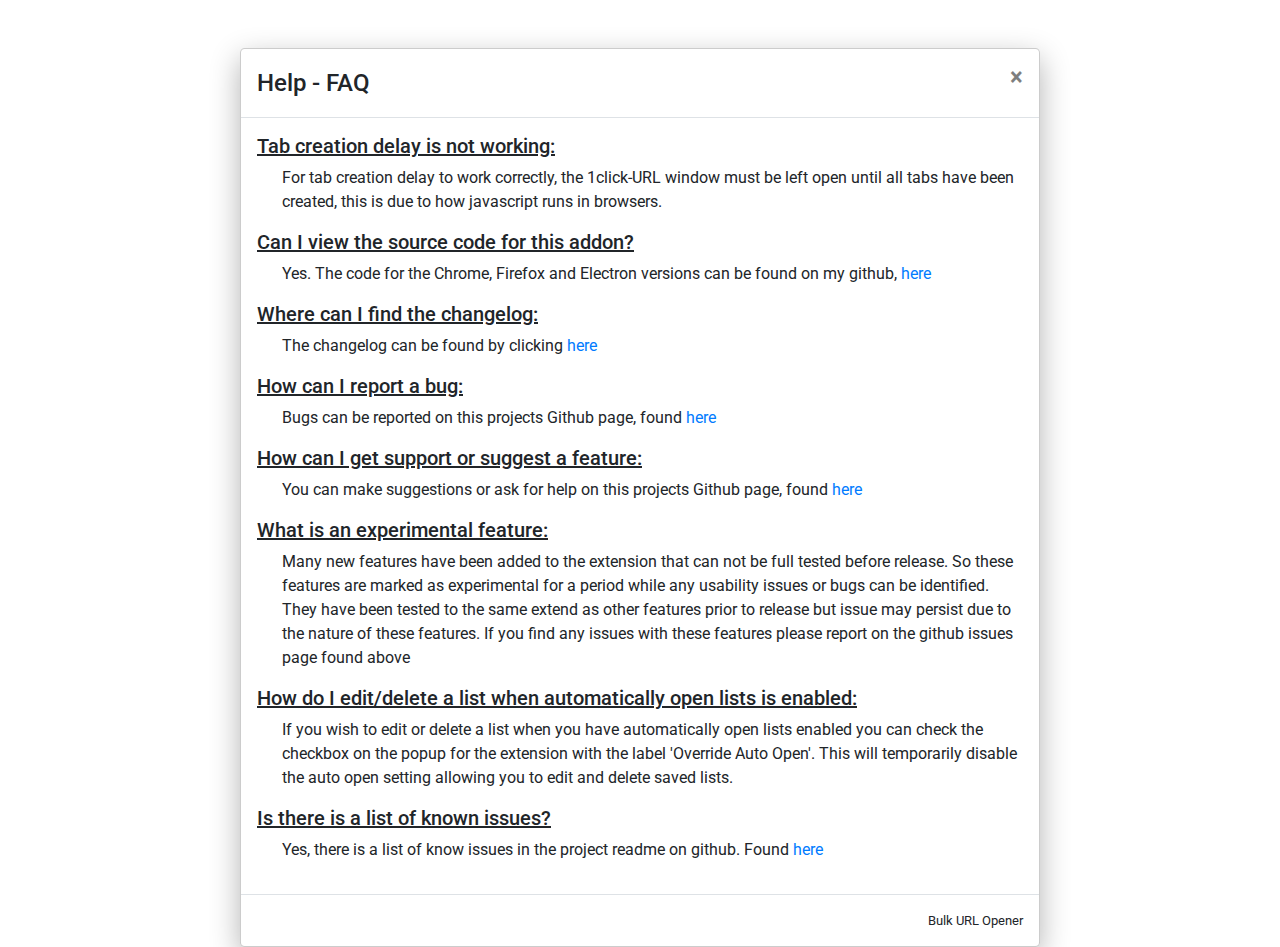
<file: pages/faq/index.html>
<!DOCTYPE html>
<html lang="en">

<head>
    <title>FAQ</title>
    <link href="../../css/bootstrap.min.css" id="bootstrap" rel="stylesheet">
    <link href="../../css/font-awesome.min.css" id="font-awesome" rel="stylesheet">
    <link href="../../css/style.css" id="styles" rel="stylesheet">
    <link href="../../css/modalstyles.css" rel="stylesheet">
    <link href="../../css/help.css" rel="stylesheet">
</head>

<body>
    <div class="modal-dialog modal-lg" role="document">
        <div class="modal-content">
            <div class="modal-header">
                <h4 class="modal-title">Help - FAQ</h4>
                <button aria-label="Close" class="close" id="closeModal" type="button">
                    <span aria-hidden="true">&times;</span>
                </button>
            </div>
            <div class="modal-body">
                <h5 class="question">Tab creation delay is not working:</h5>
                <p class="answer">For tab creation delay to work correctly, the 1click-URL window must be left open
                    until all tabs have been created, this is due to how javascript runs in browsers.</p>
                <h5 class="question">Can I view the source code for this addon?</h5>
                <p class="answer">Yes. The code for the Chrome, Firefox and Electron versions can be found on my github,
                    <a href="#" id="openGithub">here</a></p>
                <h5 class="question">Where can I find the changelog:</h5>
                <p class="answer">The changelog can be found by clicking <a href="#" id="openChangelog">here</a></p>
                <h5 class="question">How can I report a bug:</h5>
                <p class="answer">Bugs can be reported on this projects Github page, found <a href="#"
                        id="openGithubBugs">here</a></p>
                <h5 class="question">How can I get support or suggest a feature:</h5>
                <p class="answer">You can make suggestions or ask for help on this projects Github page, found <a
                        href="#" id="openGithubSuggestions">here</a></p>
                <h5 class="question">What is an experimental feature:</h5>
                <p class="answer">Many new features have been added to the extension that can not be full tested before
                    release. So these features are marked as experimental for a period while any usability issues or
                    bugs
                    can be identified. They have been tested to the same extend as other features prior to release but
                    issue
                    may persist due to the nature of these features. If you find any issues with these features please
                    report on the github issues page found above</p>
                <h5 class="question">How do I edit/delete a list when automatically open lists is enabled:</h5>
                <p class="answer">If you wish to edit or delete a list when you have automatically open lists enabled
                    you
                    can check the checkbox on the popup for the extension with the label 'Override Auto Open'. This will
                    temporarily disable the auto open setting allowing you to edit and delete saved lists.</p>
                <h5 class="question">Is there is a list of known issues?</h5>
                <p class="answer">Yes, there is a list of know issues in the project readme on github. Found <a
                        href="https://euan.link/buo-ff-issues" target="_blank">here</a></p>
            </div>
            <div class="modal-footer">
                <small id="help-footer">1click-URL</small>
            </div>
        </div>
    </div>
</body>
<script>
    if (typeof module === 'object') {
        window.module = module;
        module = undefined;
    }
</script>
<script src="../../js/jquery.min.js" type="text/javascript"></script>
<script src="../../js/bootstrap.min.js" type="text/javascript"></script>
<script src="../../js/utility.js" type="text/javascript"></script>
<script src="faq.js" type="text/javascript"></script>
<script id="tempStylesheetLoader" src="../../js/custom-styles.js" type="text/javascript"></script>
<script>
    if (window.module) module = window.module;
</script>

</html>
</file>
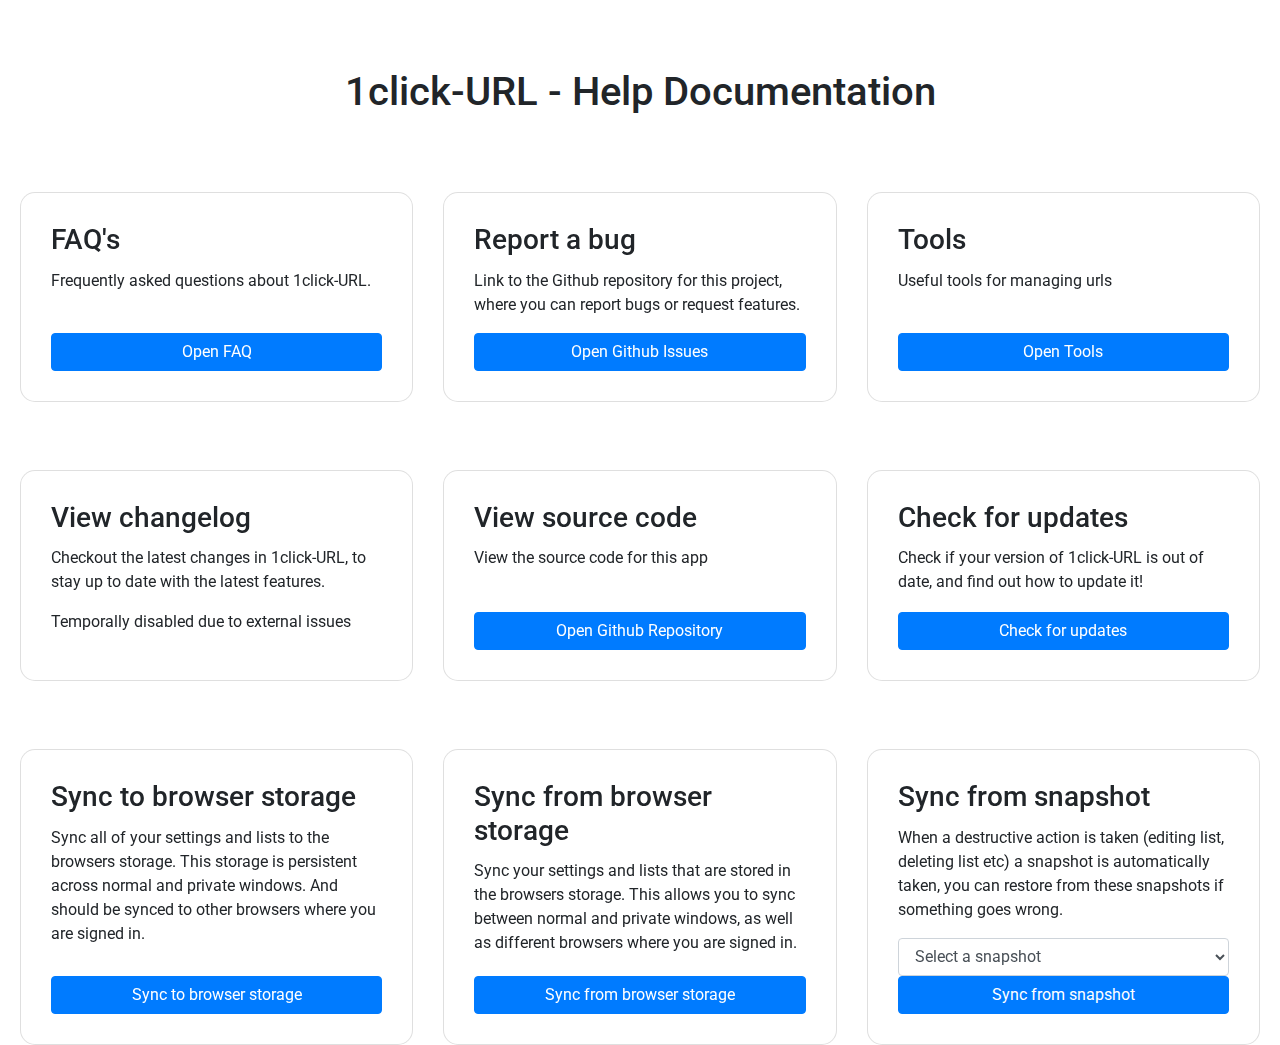
<file: pages/help/index.html>
<!DOCTYPE html>
<html lang="en">

<head>
    <title>1click-URL Help</title>
    <link href="../../css/bootstrap.min.css" id="bootstrap" rel="stylesheet">
    <link href="../../css/font-awesome.min.css" id="font-awesome" rel="stylesheet">
    <link href="../../css/style.css" id="styles" rel="stylesheet">
    <link href="../../css/modalstyles.css" rel="stylesheet">
    <link href="../../css/help.css" rel="stylesheet">
    <link href="../../css/open.css" rel="stylesheet" id="styles">
</head>

<body>
<div class="fluid-container mt-5" id="help-container">
    <nav aria-label="breadcrumb" class="mb-5">
        <ol class="breadcrumb" id="electron-nav-breadcrumb">
            <li class="breadcrumb-item"><a class="breadcrumb-item-text" href="#" id="goHome">Url opener</a></li>
            <li aria-current="page" class="breadcrumb-item breadcrumb-item-text active">Help</li>
        </ol>
    </nav>
    <h1 class="text-center pb-5">
        1click-URL - Help Documentation
    </h1>
    <div class="card-deck mb-5">
        <div class="card">
            <div class="card-body d-flex flex-column">
                <h3 class="card-title">FAQ's</h3>
                <p class="card-text">Frequently asked questions about 1click-URL.</p>
                <a class="btn btn-primary btn-block mt-auto" href="#" id="openFAQ">Open FAQ</a>
            </div>
        </div>
        <div class="card">
            <div class="card-body d-flex flex-column">
                <h3 class="card-title">Report a bug</h3>
                <p class="card-text">Link to the Github repository for this project, where you can report bugs or
                    request features.</p>
                <a class="btn btn-primary btn-block mt-auto" href="#" id="openGithubBug">Open Github Issues</a>
            </div>
        </div>
        <div class="card">
            <div class="card-body d-flex flex-column">
                <h3 class="card-title">Tools</h3>
                <p class="card-text">Useful tools for managing urls</p>
                <a class="btn btn-primary btn-block mt-auto" href="#" id="openTools">Open Tools</a>
            </div>
        </div>
    </div>
    <div class="card-deck mb-5">
        <div class="card">
            <div class="card-body d-flex flex-column">
                <h3 class="card-title">View changelog</h3>
                <p class="card-text">Checkout the latest changes in 1click-URL, to stay up to date with the
                    latest
                    features.</p>
                <!-- <a class="btn btn-primary btn-block mt-auto" href="#" id="openChangelog">Open Changelog</a> -->
                <p>Temporally disabled due to external issues</p>
            </div>
        </div>
        <div class="card">
            <div class="card-body d-flex flex-column">
                <h3 class="card-title">View source code</h3>
                <p class="card-text">View the source code for this app</p>
                <a class="btn btn-primary btn-block mt-auto" href="#" id="openSourceCode">Open Github Repository</a>
            </div>
        </div>
        <div class="card">
            <div class="card-body d-flex flex-column">
                <h3 class="card-title">Check for updates</h3>
                <p class="card-text">Check if your version of 1click-URL is out of date, and find out how to
                    update
                    it!</p>
                <a class="btn btn-primary btn-block mt-auto" href="#" id="checkForUpdates">Check for updates</a>
            </div>
        </div>
    </div>
    <div class="card-deck mb-5" id="browserSync">
        <div class="card">
            <div class="card-body d-flex flex-column">
                <h3 class="card-title">Sync to browser storage</h3>
                <p class="card-text">Sync all of your settings and lists to the browsers storage. This storage is
                    persistent across normal and private windows. And should be synced to other browsers
                    where you are signed in.</p>
                <a class="btn btn-primary btn-block mt-auto" href="#" id="syncToBrowser">Sync to browser storage</a>
            </div>
        </div>
        <div class="card">
            <div class="card-body d-flex flex-column">
                <h3 class="card-title">Sync from browser storage</h3>
                <p class="card-text">Sync your settings and lists that are stored in the browsers storage.
                    This allows you to sync between normal and private windows, as well as different
                    browsers where you are signed in.</p>
                <a class="btn btn-primary btn-block mt-auto" href="#" id="syncFromBrowser">Sync from browser
                    storage</a>
            </div>
        </div>
        <div class="card">
            <div class="card-body d-flex flex-column">
                <h3 class="card-title">Sync from snapshot</h3>
                <p class="card-text">When a destructive action is taken (editing list, deleting list etc) a snapshot is
                    automatically taken, you can restore from these snapshots if something goes wrong.</p>
                <select class="form-control" id="snapshotToRestore">
                    <option id="no-snapshot" selected value="">Select a snapshot</option>
                </select>
                <a class="btn btn-primary btn-block mt-auto" href="#" id="syncFromSnapshot">Sync from snapshot</a>
            </div>
        </div>
    </div>
    <div class="modal fade" id="syncFromModal" tabindex="-1" role="dialog" aria-labelledby="syncFromModalLabel"
         aria-hidden="true">
        <div class="modal-dialog" role="document">
            <div class="modal-content">
                <div class="modal-header">
                    <h5 class="modal-title" id="syncFromModalLabel">This data will overwrite your current data:-
                    </h5>
                    <button type="button" class="close" data-dismiss="modal" aria-label="Close">
                        <span aria-hidden="true">&times;</span>
                    </button>
                </div>
                <div class="modal-body" id="syncFromModalBody">

                </div>
                <div class="modal-footer">
                    <button type="button" class="btn btn-secondary" data-dismiss="modal">Cancel</button>
                    <button type="button" class="btn btn-primary" id="acceptSyncedChanges">Okay</button>
                </div>
            </div>
        </div>
    </div>
    <div class="modal fade" id="snapshotRestoreModal" tabindex="-1" role="dialog" aria-labelledby="syncFromModalLabel"
         aria-hidden="true">
        <div class="modal-dialog" role="document">
            <div class="modal-content">
                <div class="modal-header">
                    <h5 class="modal-title" id="snapshotRestoreModalLabel">This data will overwrite your current data:-
                    </h5>
                    <button type="button" class="close" data-dismiss="modal" aria-label="Close">
                        <span aria-hidden="true">&times;</span>
                    </button>
                </div>
                <div class="modal-body" id="snapshotRestoreModalBody">

                </div>
                <div class="modal-footer">
                    <button type="button" class="btn btn-secondary" data-dismiss="modal">Cancel</button>
                    <button type="button" class="btn btn-primary" id="acceptSnapshotSyncedChanges">Okay</button>
                </div>
            </div>
        </div>
    </div>
</div>
</body>
<script>
    if (typeof module === "object") {
        window.module = module;
        module = undefined;
    }
</script>
<script src="../../js/jquery.min.js" type="text/javascript"></script>
<script src="../../js/bootstrap.min.js" type="text/javascript"></script>
<script src="../../js/utility.js" type="text/javascript"></script>
<script src="../../js/breadcrumb.js" type="text/javascript"></script>
<script src="help.js" type="text/javascript"></script>
<script id="tempStylesheetLoader" src="../../js/custom-styles.js" type="text/javascript"></script>
<script>
    if (window.module) module = window.module;
</script>

</html>
</file>
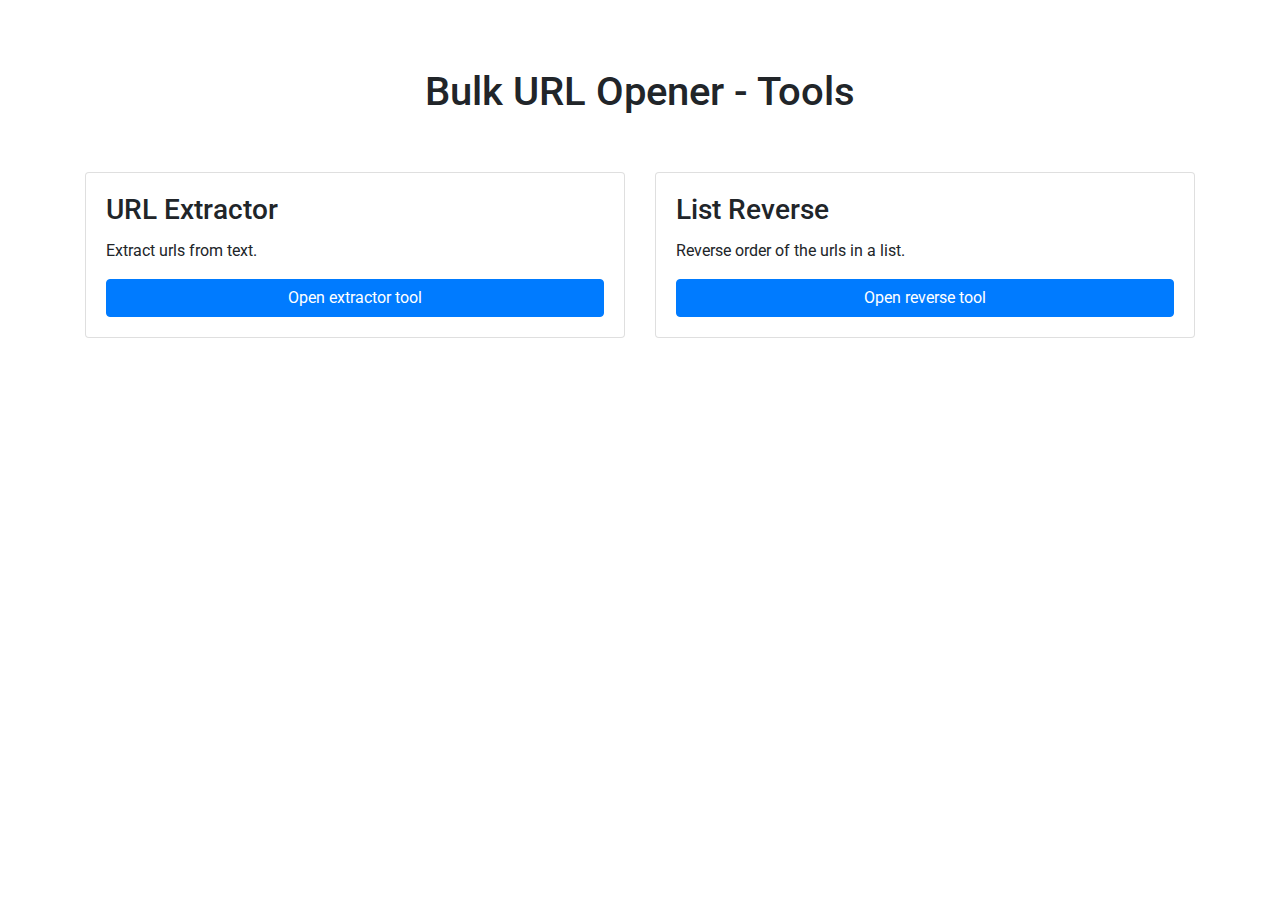
<file: pages/tools/index.html>
<!DOCTYPE html>
<html lang="en">

<head>
    <title>Bulk URL Opener Tools</title>
    <link href="../../css/bootstrap.min.css" id="bootstrap" rel="stylesheet">
    <link href="../../css/font-awesome.min.css" id="font-awesome" rel="stylesheet">
    <link href="../../css/style.css" id="styles" rel="stylesheet">
    <link href="../../css/modalstyles.css" rel="stylesheet">
    <link href="../../css/help.css" rel="stylesheet">
</head>

<body>
    <div class="fluid-container mt-5" id="tools-container">
        <nav aria-label="breadcrumb" class="mb-5">
            <ol class="breadcrumb" id="electron-nav-breadcrumb">
                <li class="breadcrumb-item"><a class="breadcrumb-item-text" href="#" id="goHome">Url opener</a></li>
                <li class="breadcrumb-item"><a class="breadcrumb-item-text" href="#" id="goHelp">Help</a></li>
                <li aria-current="page" class="breadcrumb-item breadcrumb-item-text active">Tools</li>
            </ol>
        </nav>
        <h1 class="text-center pb-5">
            Bulk URL Opener - Tools
        </h1>
        <div class="card-deck mb-5">
            <div class="card">
                <div class="card-body d-flex flex-column">
                    <h3 class="card-title">URL Extractor</h3>
                    <p class="card-text">Extract urls from text.</p>
                    <a class="btn btn-primary btn-block mt-auto" href="#" id="openExtractor">Open extractor tool</a>
                </div>
            </div>
            <div class="card">
                <div class="card-body d-flex flex-column">
                    <h3 class="card-title">List Reverse</h3>
                    <p class="card-text">Reverse order of the urls in a list.</p>
                    <a class="btn btn-primary btn-block mt-auto" href="#" id="openReverse">Open reverse tool</a>
                </div>
            </div>
        </div>
    </div>
</body>
<script>
    if (typeof module === "object") {
        window.module = module;
        module = undefined;
    }
</script>
<script src="../../js/jquery.min.js" type="text/javascript"></script>
<script src="../../js/bootstrap.min.js" type="text/javascript"></script>
<script src="../../js/utility.js" type="text/javascript"></script>
<script src="../../js/breadcrumb.js" type="text/javascript"></script>
<script src="tools.js" type="text/javascript"></script>
<script id="tempStylesheetLoader" src="../../js/custom-styles.js" type="text/javascript"></script>
<script>
    if (window.module) module = window.module;
</script>

</html>
</file>
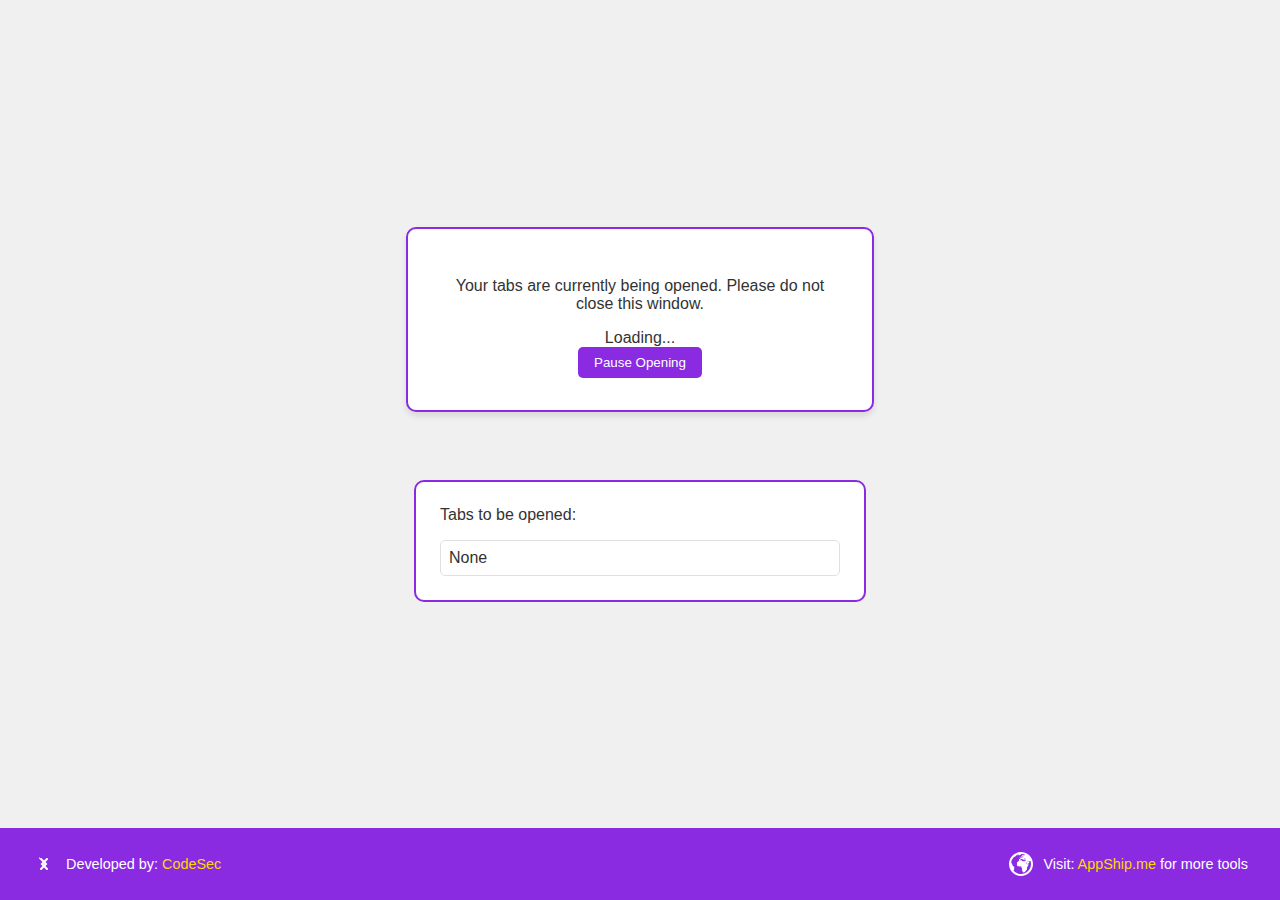
<file: openingtabs.html>
<!DOCTYPE html>
<html lang="en">

<head>
    <title>Opening New Tabs</title>

    <link href="css/opening-tabs-purple.css" rel="stylesheet">
   
</head>

<body>
    <div class="main">
        <div id="loading">
            <p>Your tabs are currently being opened. Please do not close this window.</p>
            <i class="fa fa-refresh fa-spin fa-3x fa-fw" id="loadingSpinner"></i>
            <span class="sr-only">Loading...</span>
            <br />
            <button class="btn btn-primary btn-sm" id="toggleOpening">Pause Opening</button>
        </div>
        <div id="completed" style="display:none">
            <p>Your tabs have all been opened, you can now close ths window.</p>
            <i class="fa fa-check fa-3x fa-fw"></i>
            <span class="sr-only">Loading...</span>
        </div>
        <br />
        <br />
        <div id="tabs-to-be-opened-container">
            Tabs to be opened:
            <div class="tabs-to-be-opened" id="tabs-to-be-opened">
                None
            </div>
        </div>
    </div>
    <div class="footer">
        <div class="footer-item">
            <svg class="footer-icon" xmlns="http://www.w3.org/2000/svg" viewBox="0 0 24 24">
                <path d="M8.293 6.293a1 1 0 0 1 1.414 0L15.414 12l-5.707 5.707a1 1 0 0 1-1.414-1.414L12.586 12 7.293 6.707a1 1 0 0 1 0-1.414z"/>
                <path d="M15.707 6.293a1 1 0 0 0-1.414 0L8.586 12l5.707 5.707a1 1 0 0 0 1.414-1.414L11.414 12l4.293-4.293a1 1 0 0 0 0-1.414z"/>
            </svg>
            <p>Developed by: <a href="https://codesec.com" target="_blank">CodeSec</a></p>
        </div>
        <div class="footer-item">
            <svg class="footer-icon" xmlns="http://www.w3.org/2000/svg" viewBox="0 0 24 24">
                <path d="M13.144 8.171c-.035-.066.342-.102.409-.102.074.009-.196.452-.409.102zm-2.152-3.072l.108-.031c.064.055-.072.095-.051.136.086.155.021.248.008.332-.014.085-.104.048-.149.093-.053.066.258.075.262.085.011.033-.375.089-.304.171.096.136.824-.195.708-.176.225-.113.029-.125-.097-.19-.043-.215-.079-.547-.213-.68l.088-.102c-.206-.299-.36.362-.36.362zm13.008 6.901c0 6.627-5.373 12-12 12-6.628 0-12-5.373-12-12s5.372-12 12-12c6.627 0 12 5.373 12 12zm-8.31-5.371c-.006-.146-.19-.284-.382-.031-.135.174-.111.439-.184.557-.104.175.567.339.567.174.025-.277.732-.063.87-.025.248.069.643-.226.211-.381-.355-.13-.542-.269-.574-.523 0 0 .188-.176.106-.166-.218.027-.614.786-.614.395zm6.296 5.371c0-1.035-.177-2.08-.357-2.632-.058-.174-.189-.312-.359-.378-.256-.1-1.337.597-1.5.254-.107-.229-.324.146-.572.008-.12-.066-.454-.515-.605-.46-.309.111.474.964.688 1.076.201-.152.852-.465.992-.038.268.804-.737 1.685-1.251 2.149-.768.694-.624-.449-1.147-.852-.275-.211-.272-.66-.55-.815-.124-.07-.693-.725-.688-.813l-.017.166c-.094.071-.294-.268-.315-.321 0 .295.48.765.639 1.001.271.405.416.995.748 1.326.178.178.858.914 1.035.898.193-.017.803-.458.911-.433.644.152-1.516 3.205-1.721 3.583-.169.317.138 1.101.113 1.476-.029.433-.37.573-.693.809-.346.253-.265.745-.556.925-.517.318-.889 1.353-1.623 1.348-.216-.001-1.14.36-1.261.007-.094-.256-.22-.45-.353-.703-.13-.248-.015-.505-.173-.724-.109-.152-.475-.497-.508-.677-.002-.155.117-.626.28-.708.229-.117.044-.458.016-.656-.048-.354-.267-.646-.53-.851-.389-.299-.188-.537-.097-.964 0-.204-.124-.472-.398-.392-.564.164-.393-.44-.804-.413-.296.021-.538.209-.813.292-.346.104-.7-.082-1.042-.125-1.407-.178-1.866-1.786-1.499-2.946.037-.19-.114-.542-.048-.689.158-.352.48-.747.762-1.014.158-.15.361-.112.547-.229.287-.181.291-.553.572-.781.4-.325.946-.318 1.468-.388.278-.037 1.336-.266 1.503-.06 0 .038.191.604-.019.572.433.023 1.05.749 1.461.579.211-.088.134-.736.567-.423.262.188 1.436.272 1.68.069.15-.124.234-.93.052-1.021.116.115-.611.124-.679.098-.12-.044-.232.114-.425.025.116.055-.646-.354-.218-.667-.179.131-.346-.037-.539.107-.133.108.062.18-.128.274-.302.153-.53-.525-.644-.602-.116-.076-1.014-.706-.77-.295l.789.785c-.039.025-.207-.286-.207-.059.053-.135.02.579-.104.347-.055-.089.09-.139.006-.268 0-.085-.228-.168-.272-.226-.125-.155-.457-.497-.637-.579-.05-.023-.764.087-.824.11-.07.098-.13.201-.179.311-.148.055-.287.126-.419.214l-.157.353c-.068.061-.765.291-.769.3.029-.075-.487-.171-.453-.321.038-.165.213-.68.168-.868-.048-.197 1.074.284 1.146-.235.029-.225.046-.487-.313-.525.068.008.695-.246.799-.36.146-.168.481-.442.724-.442.284 0 .223-.413.354-.615.131.053-.07.376.087.507-.01-.103.445.057.489.033.104-.054.684-.022.594-.294-.1-.277.051-.195.181-.253-.022.009.34-.619.402-.413-.043-.212-.421.074-.553.063-.305-.024-.176-.52-.061-.665.089-.115-.243-.256-.247-.036-.006.329-.312.627-.241 1.064.108.659-.735-.159-.809-.114-.28.17-.509-.214-.364-.444.148-.235.505-.224.652-.476.104-.178.225-.385.385-.52.535-.449.683-.09 1.216-.041.521.048.176.124.104.324-.069.19.286.258.409.099.07-.092.229-.323.298-.494.089-.222.901-.197.334-.536-.374-.223-2.004-.672-3.096-.672-.236 0-.401.263-.581.412-.356.295-1.268.874-1.775.698-.519-.179-1.63.66-1.808.666-.065.004.004-.634.358-.681-.153.023 1.247-.707 1.209-.859-.046-.18-2.799.822-2.676 1.023.059.092.299.092-.016.294-.18.109-.372.801-.541.801-.505.221-.537-.435-1.099.409l-.894.36c-1.328 1.411-2.247 3.198-2.58 5.183-.013.079.334.226.379.28.112.134.112.712.167.901.138.478.479.744.74 1.179.154.259.41.914.329 1.186.108-.178 1.07.815 1.246 1.022.414.487.733 1.077.061 1.559-.217.156.33 1.129.048 1.368l-.361.093c-.356.219-.195.756.021.982 1.818 1.901 4.38 3.087 7.22 3.087 5.517 0 9.989-4.472 9.989-9.989zm-11.507-6.357c.125-.055.293-.053.311-.22.015-.148.044-.046.08-.1.035-.053-.067-.138-.11-.146-.064-.014-.108.069-.149.104l-.072.019-.068.087.008.048-.087.106c-.085.084.002.139.087.102z"/>
            </svg>
            <p>Visit: <a href="https://appship.me" target="_blank">AppShip.me</a> for more tools</p>
        </div>
    </div>
</body>
<script>
    if (typeof module === 'object') {
        window.module = module;
        module = undefined;
    }
</script>
<script type="text/javascript" src="js/jquery.min.js"></script>
<script src="js/bootstrap.min.js" type="text/javascript"></script>
<script src="js/utility.js" type="text/javascript"></script>
<script type="text/javascript" src="js/openingtabs.js"></script>
<script type="text/javascript" src="js/custom-styles.js" id="tempStylesheetLoader"></script>
</html>
</file>
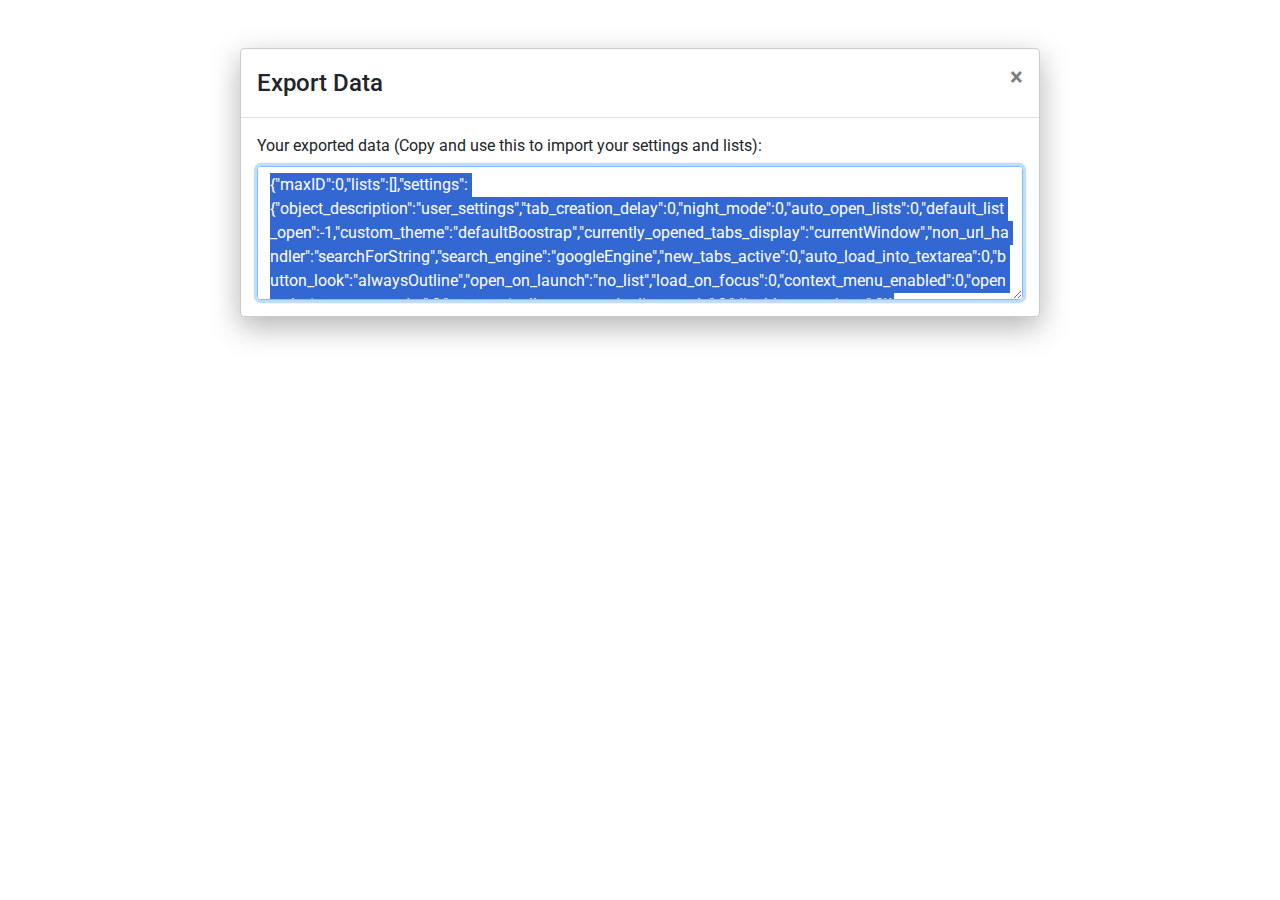
<file: pages/data-control/export.html>
<!DOCTYPE html>
<html lang="en">

<head>
    <title>Export</title>
    <link href="../../css/bootstrap.min.css" id="bootstrap" rel="stylesheet">
    <link href="../../css/font-awesome.min.css" id="font-awesome" rel="stylesheet">
    <link href="../../css/style.css" id="styles" rel="stylesheet">
    <link href="../../css/modalstyles.css" rel="stylesheet">
</head>

<body>
    <div class="modal-dialog modal-lg" role="document">
        <div class="modal-content">
            <div class="modal-header">
                <h4 class="modal-title">Export Data</h4>
                <button aria-label="Close" class="close" id="closeModal" type="button">
                    <span aria-hidden="true">&times;</span>
                </button>
            </div>

            <div class="modal-body">
                <div id="exportTextAreaGroup">
                    <label for="exportTextArea">Your exported data (Copy and use this to import your settings and
                        lists):</label>
                    <textarea autofocus="autofocus" class="form-control" id="exportTextArea" rows="5"></textarea>
                </div>
            </div>
        </div>
    </div>
</body>
<script>
    if (typeof module === 'object') {
        window.module = module;
        module = undefined;
    }
</script>
<script src="../../js/jquery.min.js" type="text/javascript"></script>
<script src="../../js/bootstrap.min.js" type="text/javascript"></script>
<script src="../../js/utility.js" type="text/javascript"></script>
<script src="export.js" type="text/javascript"></script>
<script id="tempStylesheetLoader" src="../../js/custom-styles.js" type="text/javascript"></script>
<script>
    if (window.module) module = window.module;
</script>

</html>
</file>
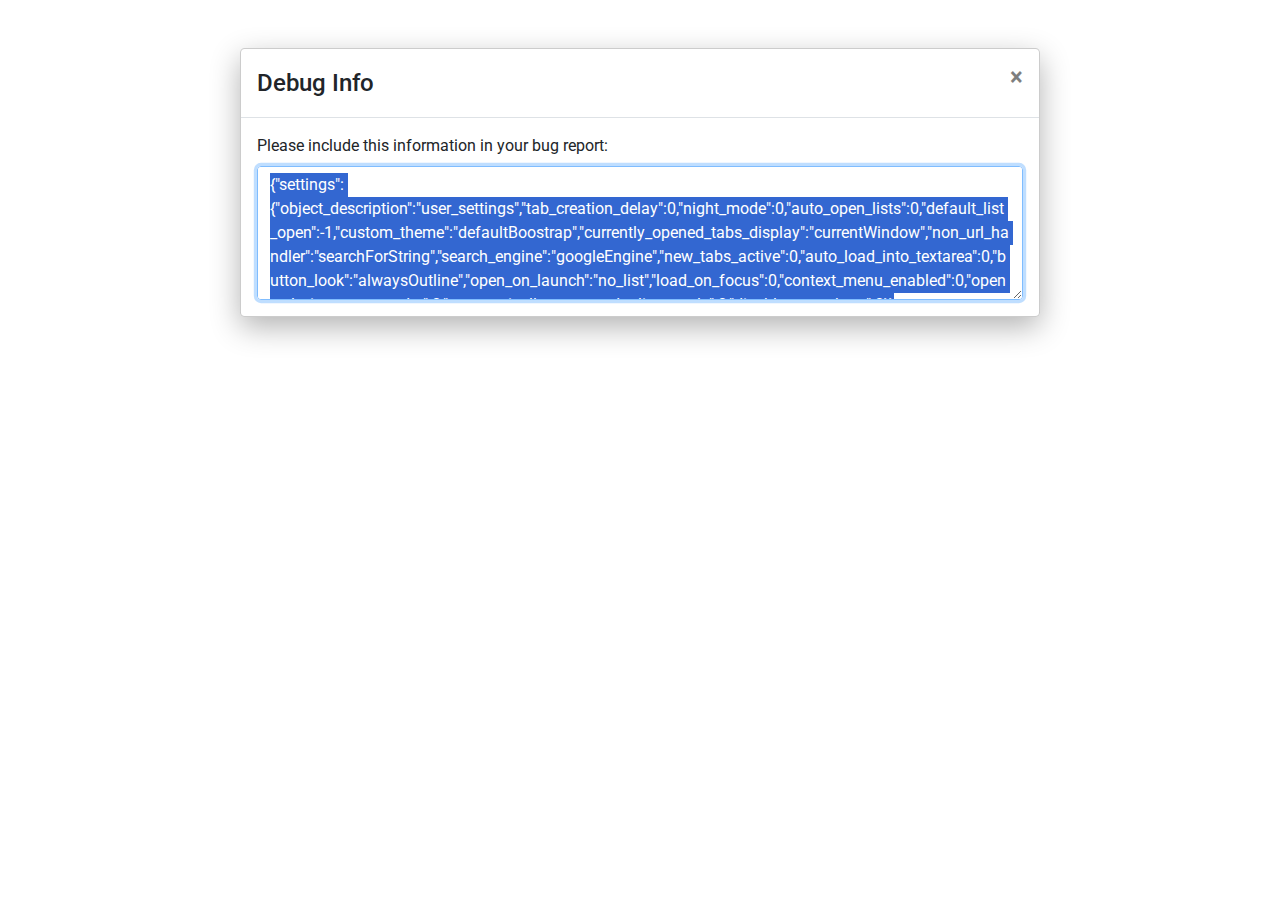
<file: pages/debug/get-info.html>
<!DOCTYPE html>
<html lang="en">

<head>
    <title>Debug Info</title>
    <link href="../../css/bootstrap.min.css" id="bootstrap" rel="stylesheet">
    <link href="../../css/font-awesome.min.css" id="font-awesome" rel="stylesheet">
    <link href="../../css/style.css" id="styles" rel="stylesheet">
    <link href="../../css/modalstyles.css" rel="stylesheet">
</head>

<body>
    <div class="modal-dialog modal-lg" role="document">
        <div class="modal-content">
            <div class="modal-header">
                <h4 class="modal-title">Debug Info</h4>
                <button aria-label="Close" class="close" id="closeModal" type="button">
                    <span aria-hidden="true">&times;</span>
                </button>
            </div>

            <div class="modal-body">
                <div id="debugInfoTextAreaGroup">
                    <label for="debugInfoTextArea">Please include this information in your bug report:</label>
                    <textarea autofocus="autofocus" class="form-control" id="debugInfoTextArea" rows="5"></textarea>
                </div>
            </div>
        </div>
    </div>
</body>
<script>
    if (typeof module === 'object') {
        window.module = module;
        module = undefined;
    }
</script>
<script src="../../js/jquery.min.js" type="text/javascript"></script>
<script src="../../js/bootstrap.min.js" type="text/javascript"></script>
<script src="../../js/utility.js" type="text/javascript"></script>
<script src="get-info.js" type="text/javascript"></script>
<script id="tempStylesheetLoader" src="../../js/custom-styles.js" type="text/javascript"></script>
<script>
    if (window.module) module = window.module;
</script>

</html>
</file>
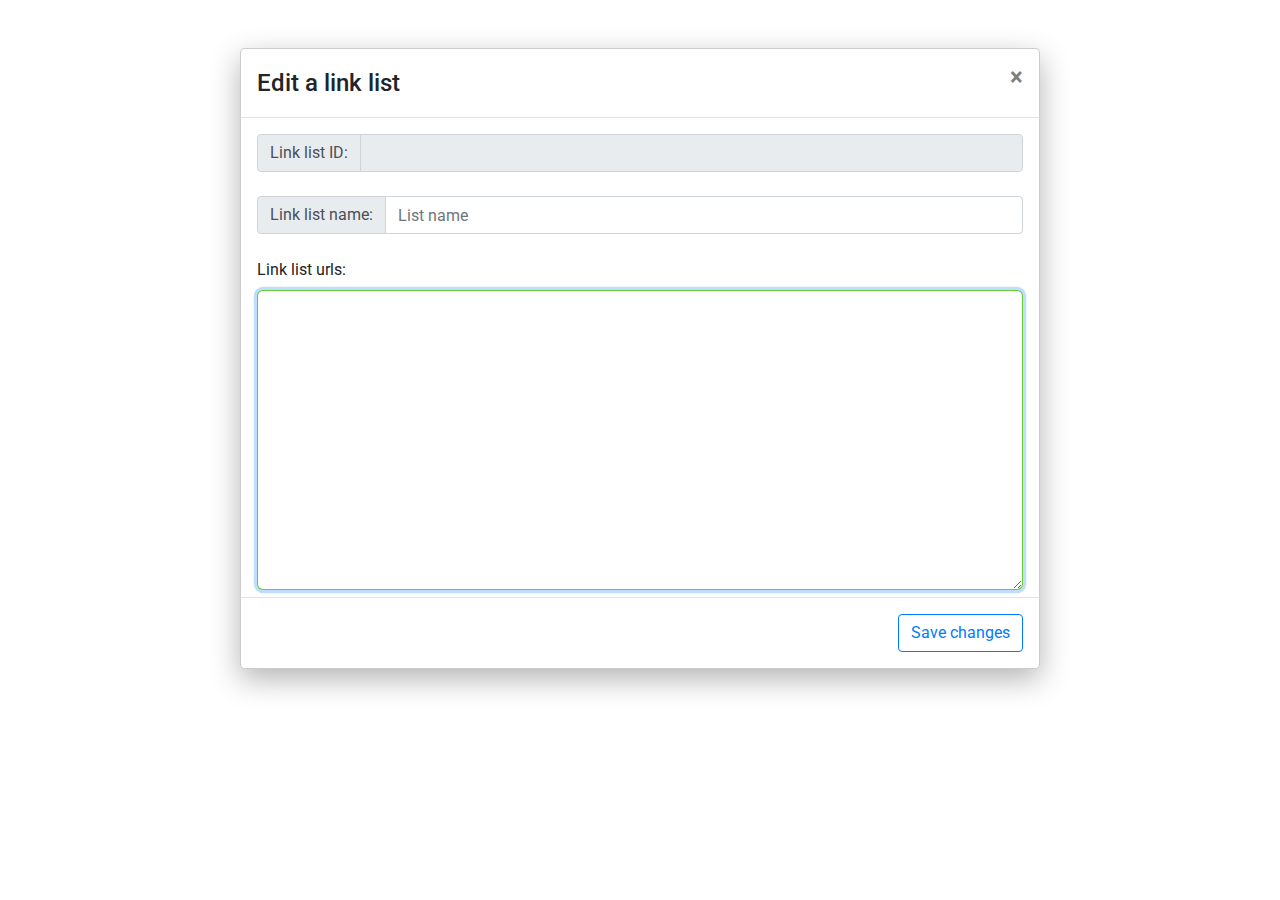
<file: pages/lists/edit.html>
<!DOCTYPE html>
<html lang="en">

<head>
    <title>Edit a link list</title>
    <link href="../../css/bootstrap.min.css" id="bootstrap" rel="stylesheet">
    <link href="../../css/font-awesome.min.css" id="font-awesome" rel="stylesheet">
    <link href="../../css/style.css" id="styles" rel="stylesheet">
    <link href="../../css/modalstyles.css" rel="stylesheet">
</head>

<body>
    <div class="modal-dialog modal-lg" role="document">
        <div class="modal-content">
            <div class="modal-header">
                <h4 class="modal-title">Edit a link list</h4>
                <button aria-label="Close" class="close" id="closeModal" type="button">
                    <span aria-hidden="true">&times;</span>
                </button>
            </div>
            <div class="modal-body">
                <div class="input-group">
                    <div class="input-group-prepend">
                        <span class="input-group-text" id="list-id-addon">Link list ID:</span>
                    </div>
                    <input aria-describedby="list-id-addon" class="form-control" disabled id="listID" type="text"
                        value="">
                </div>
                <br />
                <div class="input-group">
                    <div class="input-group-prepend">
                        <span class="input-group-text" id="list-name-addon">Link list name:</span>
                    </div>
                    <input aria-describedby="list-name-addon" class="form-control" id="listName" placeholder="List name"
                        type="text">
                </div>
                <br />
                <div class="form-group">
                    <label for="list">Link list urls:</label>
                    <textarea autofocus="autofocus" class="form-control" id="list" rows="5"></textarea>
                </div>
            </div>
            <div class="modal-footer">
                <button class="btn btn-outline-primary" id="saveList" type="button">Save changes</button>
            </div>
        </div>
    </div>
    <script>
        if (typeof module === 'object') {
            window.module = module;
            module = undefined;
        }
    </script>
    <script src="../../js/jquery.min.js" type="text/javascript"></script>
    <script src="../../js/bootstrap.min.js" type="text/javascript"></script>
    <script src="../../js/utility.js" type="text/javascript"></script>
    <script src="editlist.js" type="text/javascript"></script>
    <script id="tempStylesheetLoader" src="../../js/custom-styles.js" type="text/javascript"></script>
    <script>
        if (window.module) module = window.module;
    </script>
</body>

</html>
</file>
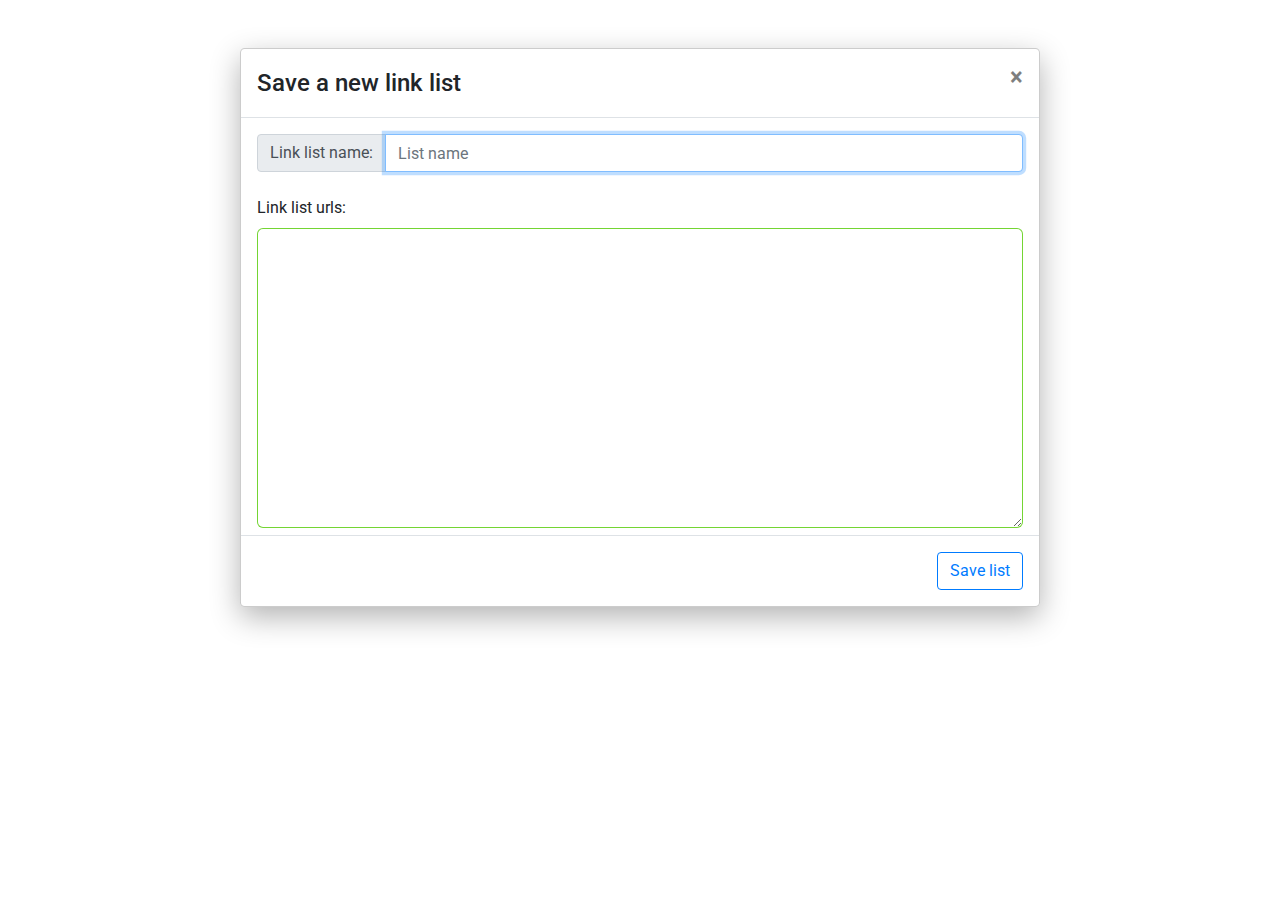
<file: pages/lists/new.html>
<!DOCTYPE html>
<html lang="en">

<head>
    <title>Save a new list</title>
    <link href="../../css/bootstrap.min.css" id="bootstrap" rel="stylesheet">
    <link href="../../css/font-awesome.min.css" id="font-awesome" rel="stylesheet">
    <link href="../../css/style.css" id="styles" rel="stylesheet">
    <link href="../../css/modalstyles.css" rel="stylesheet">
</head>

<body>
    <div class="modal-dialog modal-lg" role="document">
        <div class="modal-content">
            <div class="modal-header">
                <h4 class="modal-title">Save a new link list</h4>
                <button aria-label="Close" class="close" id="closeModal" type="button">
                    <span aria-hidden="true">&times;</span>
                </button>
            </div>
            <div class="modal-body">
                <div class="input-group">
                    <div class="input-group-prepend">
                        <span class="input-group-text" id="link-name-addon">Link list name:</span>
                    </div>
                    <input aria-describedby="link-name-addon" class="form-control" id="listName" placeholder="List name"
                        type="text">
                </div>
                <br />
                <div class="form-group">
                    <label for="list">Link list urls:</label>
                    <textarea autofocus="autofocus" class="form-control" id="list" rows="5"></textarea>
                </div>
            </div>
            <div class="modal-footer">
                <button class="btn btn-outline-primary" id="saveList" type="button">Save list</button>
            </div>
        </div>
    </div>
</body>
<script>
    if (typeof module === 'object') {
        window.module = module;
        module = undefined;
    }
</script>
<script src="../../js/jquery.min.js" type="text/javascript"></script>
<script src="../../js/bootstrap.min.js" type="text/javascript"></script>
<script src="../../js/utility.js" type="text/javascript"></script>
<script src="newlist.js" type="text/javascript"></script>
<script id="tempStylesheetLoader" src="../../js/custom-styles.js" type="text/javascript"></script>
<script>
    if (window.module) module = window.module;
</script>

</html>
</file>
<file: css/style.css>
@import url('https://fonts.googleapis.com/css?family=Roboto');

* {
    font-family: 'Roboto', sans-serif;
}

body {
    margin: 10px;
    height: 570px;
    padding: 10px;
}

.modal-dialog {
    -webkit-border-radius: 5px;
    -moz-border-radius: 5px;
    border-radius: 5px;
    box-shadow: 0 10px 30px rgba(0, 0, 0, 0.3);
}

button {
    margin-top: 20px;
}

#list {
    width: 700px;
    height: 150px;
    margin-bottom: -25px;
    border: 1px solid #ccc;
    box-sizing: border-box;
    border: 1px solid rgba(81, 203, 0, 0.8);
    border-radius: 6px;
}

#openButton {
    float: left;
    margin-bottom: 8px;
    margin-right: 10px;
    padding: 5px 15px 7px 15px;
}

#copyCurrentOpen {
    float: left;
    margin-bottom: 8px;
    padding: 5px 15px 7px 15px;
}

#clearList {
    float: right;
    margin-bottom: 8px;
    padding: 5px 15px 7px 15px;
}

#saveNewList {
    float: right;
    margin-bottom: 8px;
    margin-right: 10px;
    padding: 5px 15px 7px 15px;
}

#savedLists {
    margin-top: 10px;
    margin-bottom: 10px;
}

.selectaddon {
    margin-top: 10px;
    margin-bottom: 10px;
    margin-left: 10px;
}

.header {
    display: inline;
}

.settings {
    padding-right: 10px;
}

.import {
    padding-right: 10px;
}

.export {
    padding-right: 10px;
}

.header.settings, .header.help, .header.import, .header.export {
    float: right;
    font-size: 35px;
}

.no-highlight {
    color: #000000;
    text-decoration: none;
}

.setting-title {
    font-weight: bold;
}

.hidden {
    display: none;
}

@media all and (min-width: 800px) {
    #list {
        width: 100%;
        height: 300px;
        margin-bottom: -25px;
    }
}
</file>
<file: css/modalstyles.css>
textarea {
    min-width: 30%
}
</file>
<file: css/help.css>
.question {
    text-decoration:underline;
}

.answer {
    padding-left:25px;
}

.help-icon {
    float:left;
    padding-right:7.5px;
}
</file>
<file: css/open.css>
* {
    margin: 0;
    padding: 0;
    box-sizing: border-box;
}



.container {
    margin: 20px auto; /* Decreased margin */
    padding: 10px; /* Decreased padding */
    background: rgba(255, 255, 255, 0.15);
    border-radius: 15px; /* Decreased border radius */
    backdrop-filter: blur(5px); /* Decreased blur */
    max-width: 70%; /* Decreased max-width */
}

.input-container {
    text-align: center;
    margin-bottom: 10px; /* Decreased margin */
}

.formControlRange {
    background: rgba(255, 255, 255, 0.1);
    border: 1px solid rgba(44, 201, 13, 0.5);
    border-radius: 10px; /* Decreased border radius */
    padding: 20px; /* Decreased padding */
    box-shadow: 0 2px 4px rgba(0, 0, 0, 0.1), 0 1px 2px rgba(0, 0, 0, 0.1);
    backdrop-filter: blur(5px); /* Decreased blur */
}



input[type="text"] {
    width: calc(80% - 5px); /* Decreased width */
    padding: 8px; /* Decreased padding */
    font-size: 14px; /* Decreased font size */
    border: 1px solid rgba(81, 203, 0, 0.8);
    border-radius: 6px; /* Decreased border radius */
    background-color: rgba(255, 255, 255, 0.1);
    margin-bottom: 10px; /* Decreased margin */
}

button.open,
button.stop,
button.reset {
    padding: 8px 16px; /* Smaller buttons */
    font-size: 14px; /* Decreased font size */
    border-radius: 6px; /* Decreased border radius */
    cursor: pointer;
    transition: background 0.3s, box-shadow 0.3s;
}

button.open:hover,
button.stop:hover,
button.reset:hover {
    background: linear-gradient(to bottom, #008f09, #007b07);
    box-shadow: 0 0 8px rgba(30, 203, 0, 0.5); /* Glowing effect */
}

.result-container {
    text-align: center;
}



span {
    font-weight: bold;
}

/* Your existing styles */
textarea {
    width: 100%;
    padding: 8px;
    margin-bottom: 8px;
    border: 1px solid #ccc;
    box-sizing: border-box;
    border: 1px solid rgba(81, 203, 0, 0.8);
    border-radius: 6px;
    resize: none;
    background-color: transparent;
    color: white;
}
/* Your existing styles */

header {
    display: flex;
    align-items: center;
}



/* Your existing styles */

.reset {
    background: linear-gradient(to bottom, #ff3333, #cc0000); /* Red gradient button */
    color: #fff;
    padding: 8px 16px; /* Smaller padding */
    border: none;
    border-radius: 5px;
    cursor: pointer;
    font-size: 14px; /* Decreased font size */
    transition: background 0.3s;
}

.reset:hover {
    background: linear-gradient(to bottom, #cc0000, #aa0000); /* Darker red on hover */
}


.form-label {
    position: relative;
    top: -30px; /* Adjust this value to move the text up or down */
    right: -350px; /* Adjust this value to move the text more or less to the right */
}


/* setting page */

.settings-container {
    margin: 20px auto; /* Decreased margin */
    padding: 10px; /* Decreased padding */
    background: rgba(255, 255, 255, 0.15);
    border-radius: 15px; /* Decreased border radius */
    backdrop-filter: blur(5px); /* Decreased blur */
    max-width: 70%; /* Decreased max-width */
}

.help-container {
    margin: 20px auto; /* Decreased margin */
    padding: 10px; /* Decreased padding */
    background: rgba(255, 255, 255, 0.15);
    border-radius: 15px; /* Decreased border radius */
    backdrop-filter: blur(5px); /* Decreased blur */
    max-width: 50%; /* Decreased max-width */
}

.card {
    margin: 20px auto; /* Decreased margin */
    padding: 10px; /* Decreased padding */
    background: rgba(255, 255, 255, 0.15);
    border-radius: 15px; /* Decreased border radius */
    backdrop-filter: blur(5px); /* Decreased blur */
    max-width: 70%;

}

.option-group {
    display: flex;
    align-items: center;
    margin-bottom: 15px;
    font-size: 14px;
  }
</file>
<file: css/opening-tabs-purple.css>
/* Base styles */
body {
    font-family: 'Segoe UI', Tahoma, Geneva, Verdana, sans-serif;
    background-color: #f0f0f0;
    color: #333;
    margin: 0;
    padding: 0;
    display: flex;
    flex-direction: column;
    min-height: 100vh;
}

.main {
    flex: 1;
    display: flex;
    flex-direction: column;
    align-items: center;
    justify-content: center;
    padding: 2rem;
}

/* Loading and completed sections */
#loading, #completed {
    background-color: #ffffff;
    border: 2px solid #8a2be2;
    border-radius: 10px;
    padding: 2rem;
    text-align: center;
    box-shadow: 0 4px 6px rgba(0, 0, 0, 0.1);
    margin-bottom: 2rem;
    max-width: 400px;
    width: 100%;
}

#loadingSpinner {
    color: #8a2be2;
    margin: 1rem 0;
}

#toggleOpening {
    background-color: #8a2be2;
    border: none;
    color: white;
    padding: 0.5rem 1rem;
    border-radius: 5px;
    cursor: pointer;
    transition: background-color 0.3s ease;
}

#toggleOpening:hover {
    background-color: #7b1fa2;
}

/* Tabs to be opened section */
#tabs-to-be-opened-container {
    background-color: #ffffff;
    border: 2px solid #8a2be2;
    border-radius: 10px;
    padding: 1.5rem;
    max-width: 400px;
    width: 100%;
}

.tabs-to-be-opened {
    margin-top: 1rem;
    max-height: 200px;
    overflow-y: auto;
    border: 1px solid #e0e0e0;
    padding: 0.5rem;
    border-radius: 5px;
}

/* Footer styles */
.footer {
    background-color: #8a2be2;
    color: white;
    padding: 1rem 2rem;
    display: flex;
    justify-content: space-between;
    align-items: center;
    flex-wrap: wrap;
}

.footer-item {
    display: flex;
    align-items: center;
    margin: 0.5rem 0;
}

.footer-icon {
    width: 24px;
    height: 24px;
    margin-right: 10px;
    fill: white;
}

.footer p {
    margin: 0;
    font-size: 0.9rem;
}

.footer a {
    color: #ffd700;
    text-decoration: none;
    transition: color 0.3s ease;
}

.footer a:hover {
    color: #fff700;
    text-shadow: 0 0 5px rgba(255, 215, 0, 0.5);
}

/* Responsive design */
@media (max-width: 600px) {
    .main {
        padding: 1rem;
    }
    
    #loading, #completed, #tabs-to-be-opened-container {
        max-width: 100%;
    }
    
    .footer {
        flex-direction: column;
        align-items: flex-start;
    }
}

/* Custom scrollbar for webkit browsers */
::-webkit-scrollbar {
    width: 8px;
}

::-webkit-scrollbar-track {
    background: #f1f1f1;
}

::-webkit-scrollbar-thumb {
    background: #8a2be2;
    border-radius: 4px;
}

::-webkit-scrollbar-thumb:hover {
    background: #7b1fa2;
}
</file>
